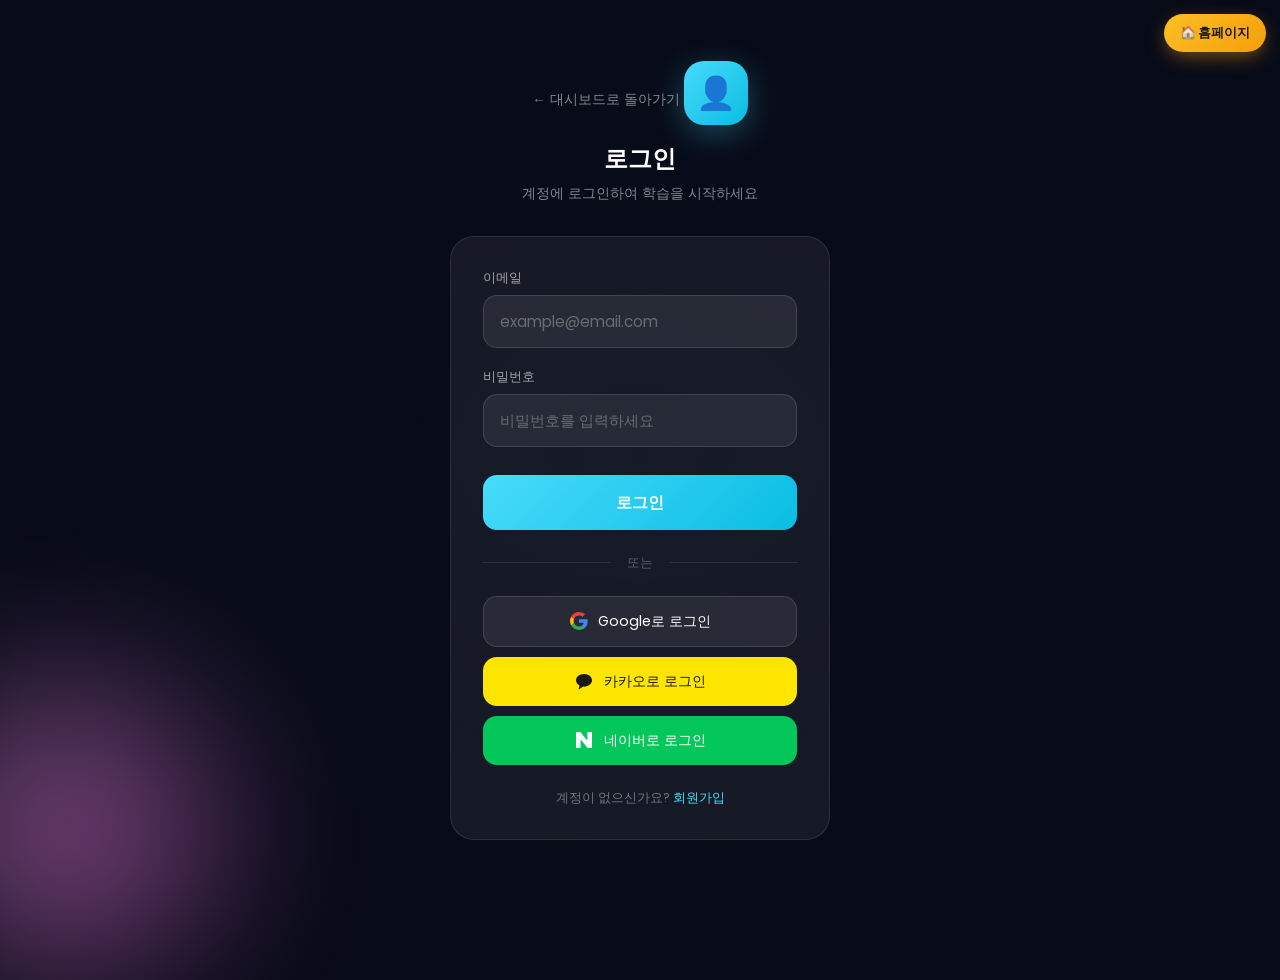
<file: login.html>
<!DOCTYPE html>
<html lang="ko">
<head>
    <meta charset="UTF-8">
    <meta name="viewport" content="width=device-width, initial-scale=1.0">
    <title>Mangoi Speaking Practice - 로그인</title>
    <link rel="manifest" href="manifest.json">
    <link rel="icon" type="image/png" sizes="192x192" href="assets/icon-192x192.png">
    <style>
        @import url('https://fonts.googleapis.com/css2?family=Poppins:wght@300;400;600;700;800&display=swap');
        * { margin: 0; padding: 0; box-sizing: border-box; }
        body {
            font-family: 'Poppins', sans-serif; min-height: 100vh;
            background:
              radial-gradient(ellipse at center, rgba(11,15,30,0.55) 0%, rgba(8,11,24,0.92) 100%),
              url('https://webrtc-unified-platform-prod.navy111p.workers.dev/img/bg/space.jpg') center center / cover no-repeat fixed,
              #050714;
            display: flex; flex-direction: column; align-items: center; justify-content: center;
            overflow: hidden; position: relative;
        }
        .bg-orb { position: absolute; border-radius: 50%; filter: blur(80px); opacity: 0.4; animation: floatOrb 8s ease-in-out infinite; }
        .bg-orb:nth-child(1) { width: 400px; height: 400px; background: linear-gradient(135deg, #48dbfb, #0abde3); top: -100px; right: -100px; }
        .bg-orb:nth-child(2) { width: 300px; height: 300px; background: linear-gradient(135deg, #ff9ff3, #f368e0); bottom: -80px; left: -80px; animation-delay: -3s; }
        @keyframes floatOrb { 0%, 100% { transform: translate(0,0) scale(1); } 33% { transform: translate(30px,-30px) scale(1.05); } 66% { transform: translate(-20px,20px) scale(0.95); } }
        .container { position: relative; z-index: 10; text-align: center; padding: 20px; max-width: 420px; width: 100%; }
        .back-link { display: inline-flex; align-items: center; gap: 8px; color: rgba(255,255,255,0.5); text-decoration: none; font-size: 0.85rem; margin-bottom: 30px; transition: color 0.3s; }
        .back-link:hover { color: rgba(255,255,255,0.8); }
        .logo-icon { width: 64px; height: 64px; background: linear-gradient(135deg, #48dbfb, #0abde3); border-radius: 20px; display: inline-flex; align-items: center; justify-content: center; font-size: 32px; box-shadow: 0 8px 32px rgba(72,219,251,0.3); margin-bottom: 16px; }
        .title { font-size: 1.5rem; font-weight: 700; color: #fff; margin-bottom: 8px; }
        .subtitle { color: rgba(255,255,255,0.5); font-size: 0.85rem; font-weight: 300; margin-bottom: 32px; }
        .login-card { background: rgba(255,255,255,0.06); backdrop-filter: blur(20px); -webkit-backdrop-filter: blur(20px); border: 1px solid rgba(255,255,255,0.1); border-radius: 24px; padding: 32px; }
        .form-group { margin-bottom: 20px; text-align: left; }
        .form-label { display: block; color: rgba(255,255,255,0.6); font-size: 0.8rem; font-weight: 400; margin-bottom: 8px; }
        .form-input { width: 100%; padding: 14px 16px; background: rgba(255,255,255,0.08); border: 1px solid rgba(255,255,255,0.12); border-radius: 14px; color: #fff; font-size: 0.95rem; font-family: 'Poppins', sans-serif; outline: none; transition: all 0.3s; }
        .form-input::placeholder { color: rgba(255,255,255,0.3); }
        .form-input:focus { border-color: #48dbfb; box-shadow: 0 0 0 3px rgba(72,219,251,0.15); }
        .login-btn { width: 100%; padding: 15px; background: linear-gradient(135deg, #48dbfb, #0abde3); border: none; border-radius: 14px; color: #fff; font-size: 1rem; font-weight: 600; font-family: 'Poppins', sans-serif; cursor: pointer; transition: all 0.3s; margin-top: 8px; }
        .login-btn:hover { transform: translateY(-2px); box-shadow: 0 8px 24px rgba(72,219,251,0.35); }
        .login-btn:active { transform: translateY(0); }
        .divider { display: flex; align-items: center; gap: 16px; margin: 24px 0; color: rgba(255,255,255,0.3); font-size: 0.8rem; }
        .divider::before, .divider::after { content: ''; flex: 1; height: 1px; background: rgba(255,255,255,0.1); }
        .google-btn { width: 100%; padding: 14px; background: rgba(255,255,255,0.08); border: 1px solid rgba(255,255,255,0.12); border-radius: 14px; color: #fff; font-size: 0.9rem; font-weight: 400; font-family: 'Poppins', sans-serif; cursor: pointer; transition: all 0.3s; display: flex; align-items: center; justify-content: center; gap: 10px; }
        .google-btn:hover { background: rgba(255,255,255,0.12); border-color: rgba(255,255,255,0.2); }
        .kakao-btn { width: 100%; padding: 14px; background: #FEE500; border: none; border-radius: 14px; color: #191919; font-size: 0.9rem; font-weight: 500; font-family: 'Poppins',sans-serif; cursor: pointer; display: flex; align-items: center; justify-content: center; gap: 10px; transition: all 0.3s; margin-top: 10px; }
        .kakao-btn:hover { filter: brightness(0.95); transform: translateY(-1px); }
        .naver-btn { width: 100%; padding: 14px; background: #03C75A; border: none; border-radius: 14px; color: #fff; font-size: 0.9rem; font-weight: 500; font-family: 'Poppins',sans-serif; cursor: pointer; display: flex; align-items: center; justify-content: center; gap: 10px; transition: all 0.3s; margin-top: 10px; }
        .naver-btn:hover { filter: brightness(0.9); transform: translateY(-1px); }
        .signup-text { margin-top: 24px; color: rgba(255,255,255,0.4); font-size: 0.8rem; }
        .signup-text a { color: #48dbfb; text-decoration: none; font-weight: 500; }
        .signup-text a:hover { text-decoration: underline; }
        .container { opacity: 0; animation: fadeIn 0.6s ease forwards; }
        @keyframes fadeIn { to { opacity: 1; } }
        @media (max-width: 480px) { .login-card { padding: 24px; } .title { font-size: 1.3rem; } }
    </style>
</head>
<body>
<a href="https://webrtc-unified-platform-prod.navy111p.workers.dev/" title="학생 홈페이지로 돌아가기"
   style="position:fixed;top:14px;right:14px;z-index:99999;background:linear-gradient(135deg,#fbbf24,#f59e0b);color:#1a1a1a;text-decoration:none;padding:9px 16px;border-radius:99px;font-size:13px;font-weight:800;display:inline-flex;align-items:center;gap:5px;box-shadow:0 6px 20px -4px rgba(245,158,11,.55);font-family:'Poppins','Noto Sans KR',sans-serif">🏠 홈페이지</a>
    <div class="bg-orb"></div>
    <div class="bg-orb"></div>
    <div class="container">
        <a href="index.html" class="back-link">← 대시보드로 돌아가기</a>
        <div class="logo-icon">👤</div>
        <h1 class="title">로그인</h1>
        <p class="subtitle">계정에 로그인하여 학습을 시작하세요</p>
        <div class="login-card">
            <form onsubmit="event.preventDefault(); alert('로그인 기능은 준비 중입니다!');">
                <div class="form-group">
                    <label class="form-label">이메일</label>
                    <input type="email" class="form-input" placeholder="example@email.com">
                </div>
                <div class="form-group">
                    <label class="form-label">비밀번호</label>
                    <input type="password" class="form-input" placeholder="비밀번호를 입력하세요">
                </div>
                <button type="submit" class="login-btn">로그인</button>
            </form>
            <div class="divider">또는</div>
            <button class="google-btn" onclick="alert('Google 로그인은 준비 중입니다!');">
                <svg width="18" height="18" viewBox="0 0 18 18"><path fill="#4285F4" d="M17.64 9.2c0-.637-.057-1.251-.164-1.84H9v3.481h4.844c-.209 1.125-.843 2.078-1.796 2.717v2.258h2.908c1.702-1.567 2.684-3.875 2.684-6.615z"/><path fill="#34A853" d="M9 18c2.43 0 4.467-.806 5.956-2.18l-2.908-2.259c-.806.54-1.837.86-3.048.86-2.344 0-4.328-1.584-5.036-3.711H.957v2.332C2.438 15.983 5.482 18 9 18z"/><path fill="#FBBC05" d="M3.964 10.71c-.18-.54-.282-1.117-.282-1.71s.102-1.17.282-1.71V4.958H.957C.347 6.173 0 7.548 0 9s.348 2.827.957 4.042l3.007-2.332z"/><path fill="#EA4335" d="M9 3.58c1.321 0 2.508.454 3.44 1.345l2.582-2.58C13.463.891 11.426 0 9 0 5.482 0 2.438 2.017.957 4.958L3.964 7.29C4.672 5.163 6.656 3.58 9 3.58z"/></svg>
                Google로 로그인
            </button>
            <button class="kakao-btn" type="button">
                <svg width="20" height="20" viewBox="0 0 20 20"><path fill="#191919" d="M10 3C5.58 3 2 5.87 2 9.32c0 2.17 1.42 4.08 3.58 5.18l-.91 3.38c-.08.29.26.52.5.34l3.96-2.62c.28.03.57.05.87.05 4.42 0 8-2.87 8-6.33S14.42 3 10 3z"/></svg>
                카카오로 로그인
            </button>
            <button class="naver-btn" type="button">
                <svg width="20" height="20" viewBox="0 0 20 20"><path fill="#fff" d="M13.36 10.63L6.4 2H2v16h4.64V9.37L13.6 18H18V2h-4.64z"/></svg>
                네이버로 로그인
            </button>
            <p class="signup-text">계정이 없으신가요? <a href="#">회원가입</a></p>
        </div>
    </div>
</body>
</html>
</file>
